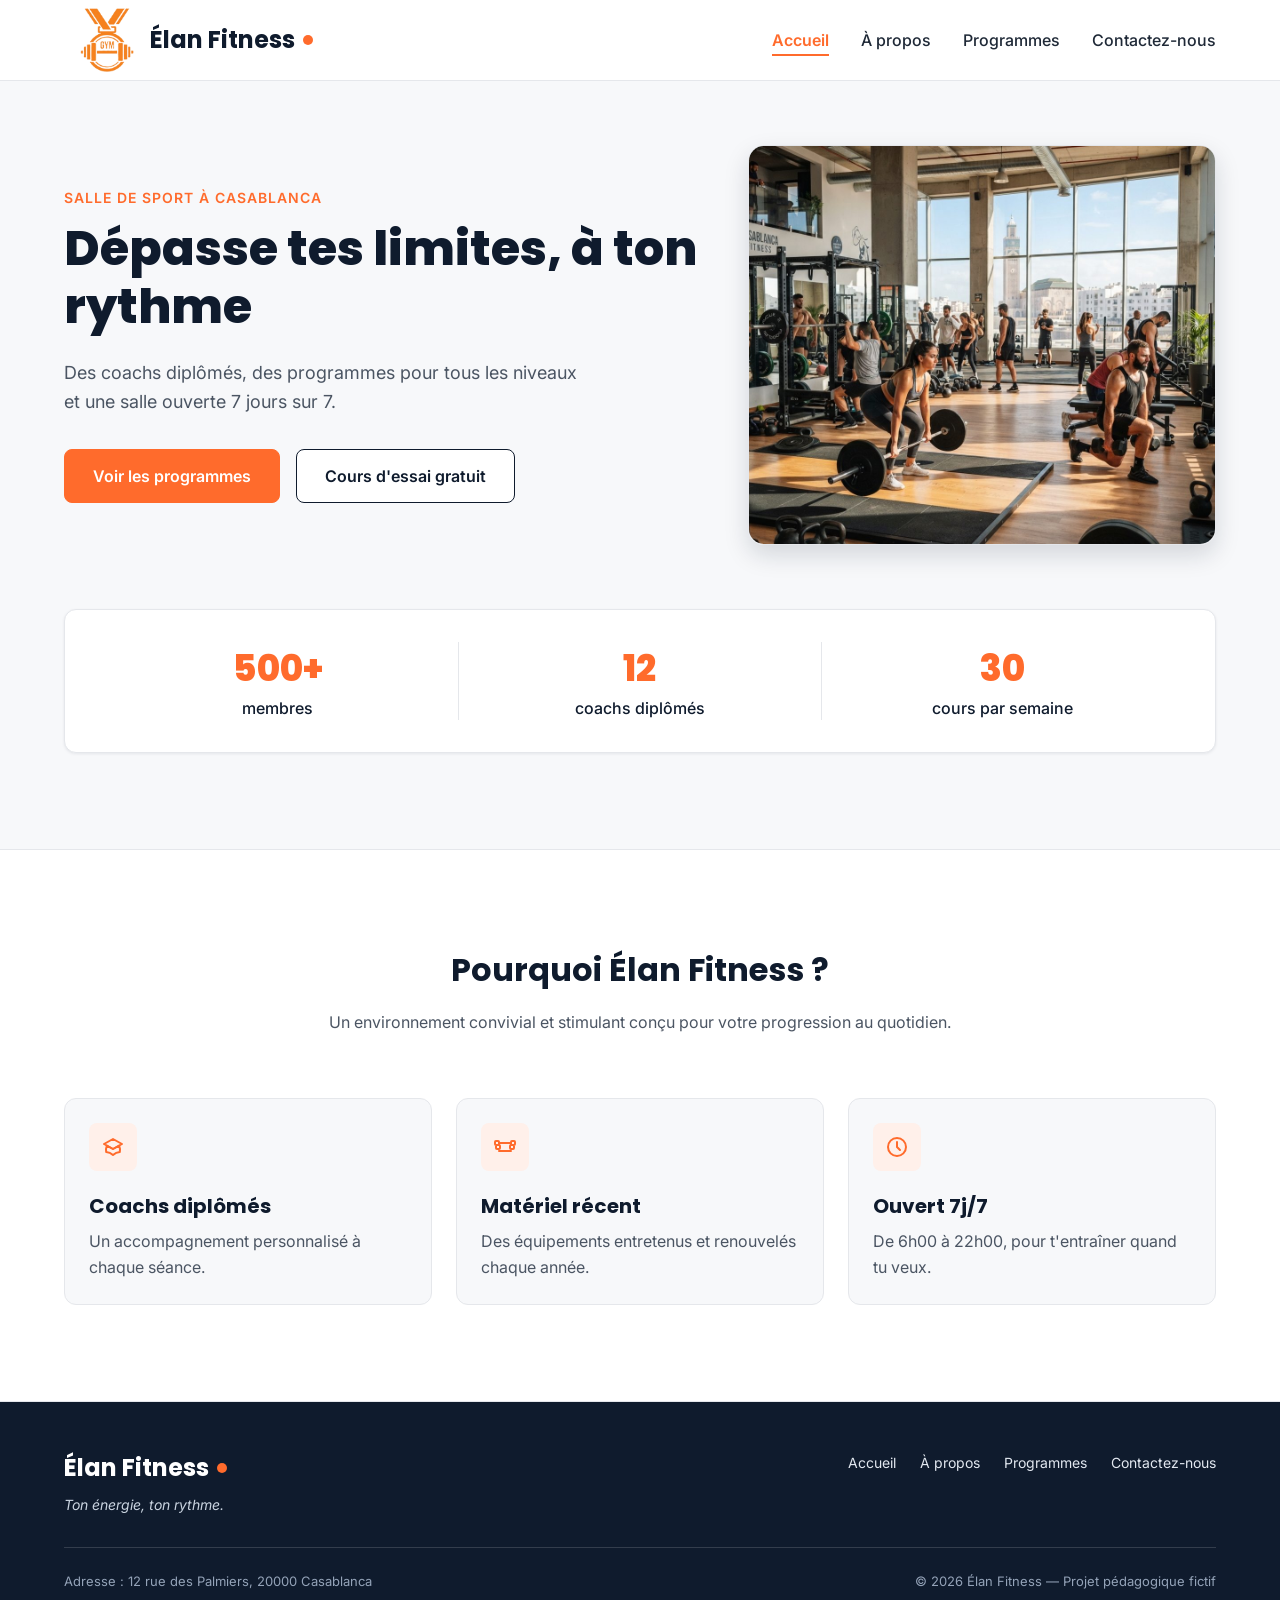
<file: index.html>
<!DOCTYPE html>
<html lang="fr">
<head>
  <meta charset="UTF-8">
  <meta name="viewport" content="width=device-width, initial-scale=1">
  <meta name="description" content="Élan Fitness, salle de sport à Casablanca : musculation, yoga, cardio et boxe fitness avec des coachs diplômés. Réservez votre cours d'essai gratuit.">
  <title>Élan Fitness | Salle de sport à Casablanca</title>

  <link rel="preconnect" href="https://fonts.googleapis.com">
  <link rel="preconnect" href="https://fonts.gstatic.com" crossorigin>
  <link href="https://fonts.googleapis.com/css2?family=Inter:wght@400;500;600&family=Poppins:wght@600;700;800&display=swap" rel="stylesheet">

  <link rel="stylesheet" href="style.css">
</head>

<body>

  <header class="en-tete">
    <div class="conteneur en-tete-contenu">
      <div class="logo-fitness">
        <img src="img/logo.png">
      </div>
      <a href="index.html" class="logoo">Élan Fitness</a>

      <nav aria-label="Navigation principale">
        <ul class="menu">
          <li><a href="index.html" class="lien-actif">Accueil</a></li>
          <li><a href="propos.html"  >À propos</a></li>
          <li><a href="programmes.html"  >Programmes</a></li>
          <li><a href="contact.html" >Contactez-nous</a></li>
        </ul>
      </nav>
    </div>
  </header>

  <main>

    <section id="accueil" class="hero">
      <div class="conteneur">

        <div class="hero-contenu">
          <div class="hero-texte">
            <p class="sur-titre">Salle de sport à Casablanca</p>
            <h1>Dépasse tes limites, à ton rythme</h1>
            <p class="hero-description">
              Des coachs diplômés, des programmes pour tous les niveaux et une salle ouverte 7 jours sur 7.
            </p>
            <div class="boutons">
              <a href="programmes.html" class="bouton bouton-principal">Voir les programmes</a>
              <a href="contact.html" class="bouton bouton-secondaire">Cours d'essai gratuit</a>
            </div>
          </div>

          <img class="hero-image" src="img/hero.jpg" alt="Des personnes s'entraînent dans une salle de sport lumineuse à Casablanca">
        </div>

        <div class="chiffres">
          <div class="chiffre">
            <p class="chiffre-nombre">500+</p>
            <p>membres</p>
          </div>
          <div class="chiffre">
            <p class="chiffre-nombre">12</p>
            <p>coachs diplômés</p>
          </div>
          <div class="chiffre">
            <p class="chiffre-nombre">30</p>
            <p>cours par semaine</p>
          </div>
        </div>

      </div>
    </section>

    <section class="section section-blanche">
      <div class="conteneur">

        <div class="section-titre">
          <h2>Pourquoi Élan Fitness ?</h2>
          <p>Un environnement convivial et stimulant conçu pour votre progression au quotidien.</p>
        </div>

        <div class="cartes">
          <article class="carte carte-avantage">
            <div class="icone"><img src="img/icone-coach.svg" alt=""></div>
            <h3>Coachs diplômés</h3>
            <p>Un accompagnement personnalisé à chaque séance.</p>
          </article>

          <article class="carte carte-avantage">
            <div class="icone"><img src="img/icone-materiel.svg" alt=""></div>
            <h3>Matériel récent</h3>
            <p>Des équipements entretenus et renouvelés chaque année.</p>
          </article>

          <article class="carte carte-avantage">
            <div class="icone"><img src="img/icone-horloge.svg" alt=""></div>
            <h3>Ouvert 7j/7</h3>
            <p>De 6h00 à 22h00, pour t'entraîner quand tu veux.</p>
          </article>
        </div>

      </div>
    </section>

  </main>

  <footer class="pied-de-page">
    <div class="conteneur">

      <div class="pied-haut">
        <div>
          <p class="logo logo-clair">Élan Fitness</p>
          <p class="slogan">Ton énergie, ton rythme.</p>
        </div>

        <nav aria-label="Navigation du pied de page">
          <ul class="menu menu-pied">
            <li><a href="index.html">Accueil</a></li>
            <li><a href="propos.html">À propos</a></li>
            <li><a href="programmes.html">Programmes</a></li>
            <li><a href="contact.html">Contactez-nous</a></li>
          </ul>
        </nav>
      </div>

      <div class="pied-bas">
        <p>Adresse : 12 rue des Palmiers, 20000 Casablanca</p>
        <p>&copy; 2026 Élan Fitness — Projet pédagogique fictif</p>
      </div>

    </div>
  </footer>

</body>
</html>
</file>
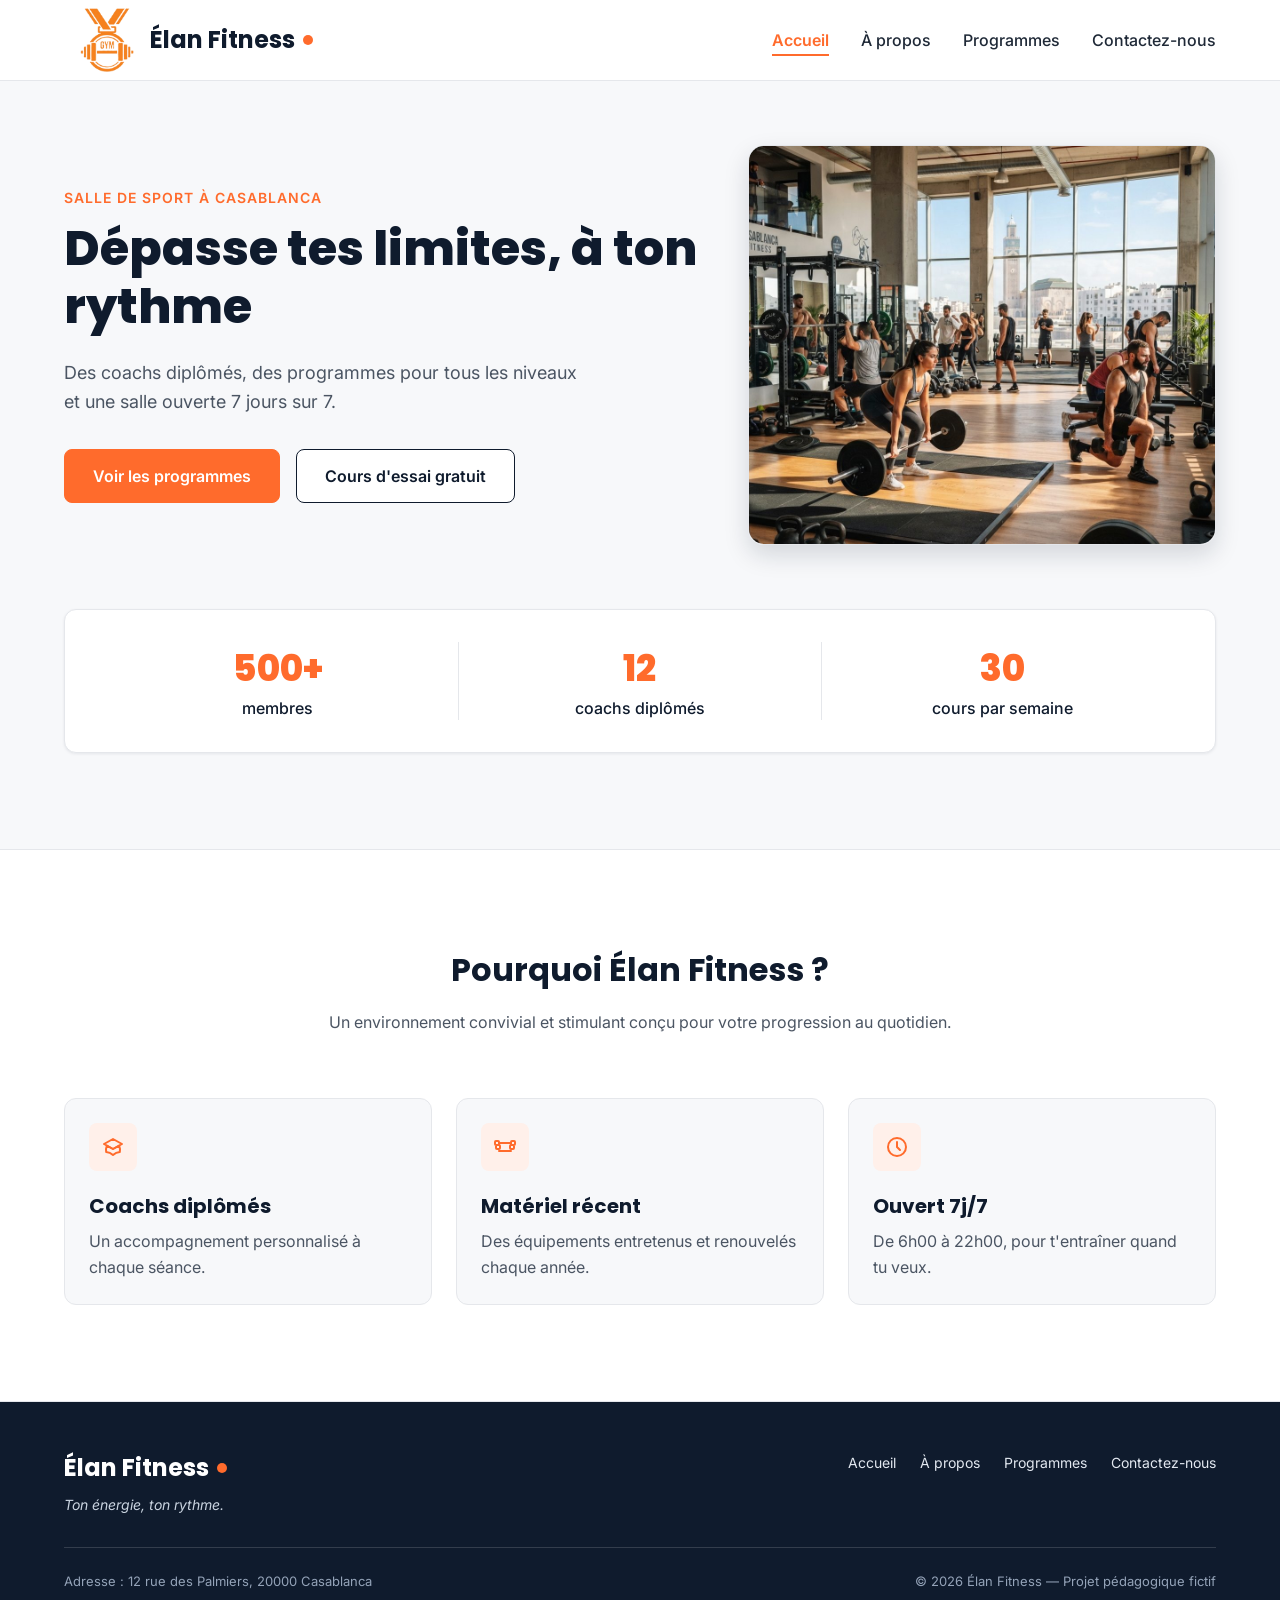
<file: brief-1/index.html>
<!DOCTYPE html>
<html lang="fr">
<head>
  <meta charset="UTF-8">
  <meta name="viewport" content="width=device-width, initial-scale=1">
  <meta name="description" content="Élan Fitness, salle de sport à Casablanca : musculation, yoga, cardio et boxe fitness avec des coachs diplômés. Réservez votre cours d'essai gratuit.">
  <title>Élan Fitness | Salle de sport à Casablanca</title>

  <link rel="preconnect" href="https://fonts.googleapis.com">
  <link rel="preconnect" href="https://fonts.gstatic.com" crossorigin>
  <link href="https://fonts.googleapis.com/css2?family=Inter:wght@400;500;600&family=Poppins:wght@600;700;800&display=swap" rel="stylesheet">

  <link rel="stylesheet" href="style.css">
</head>

<body>

  <header class="en-tete">
    <div class="conteneur en-tete-contenu">
      <div class="logo-fitness">
         <img src="img/logo.png">
      </div>
      <a href="index.html" class="logoo">Élan Fitness</a>

      <nav aria-label="Navigation principale">
        <ul class="menu">
          <li><a href="index.html" class="lien-actif">Accueil</a></li>
          <li><a href="propos.html"  >À propos</a></li>
          <li><a href="programmes.html"  >Programmes</a></li>
          <li><a href="contact.html" >Contactez-nous</a></li>
        </ul>
      </nav>
    </div>
  </header>

  <main>

    <section id="accueil" class="hero">
      <div class="conteneur">

        <div class="hero-contenu">
          <div class="hero-texte">
            <p class="sur-titre">Salle de sport à Casablanca</p>
            <h1>Dépasse tes limites, à ton rythme</h1>
            <p class="hero-description">
              Des coachs diplômés, des programmes pour tous les niveaux et une salle ouverte 7 jours sur 7.
            </p>
            <div class="boutons">
              <a href="programmes.html" class="bouton bouton-principal">Voir les programmes</a>
              <a href="contact.html" class="bouton bouton-secondaire">Cours d'essai gratuit</a>
            </div>
          </div>

          <img class="hero-image" src="img/hero.jpg" alt="Des personnes s'entraînent dans une salle de sport lumineuse à Casablanca">
        </div>

        <div class="chiffres">
          <div class="chiffre">
            <p class="chiffre-nombre">500+</p>
            <p>membres</p>
          </div>
          <div class="chiffre">
            <p class="chiffre-nombre">12</p>
            <p>coachs diplômés</p>
          </div>
          <div class="chiffre">
            <p class="chiffre-nombre">30</p>
            <p>cours par semaine</p>
          </div>
        </div>

      </div>
    </section>

    <section class="section section-blanche">
      <div class="conteneur">

        <div class="section-titre">
          <h2>Pourquoi Élan Fitness ?</h2>
          <p>Un environnement convivial et stimulant conçu pour votre progression au quotidien.</p>
        </div>

        <div class="cartes">
          <article class="carte carte-avantage">
            <div class="icone"><img src="img/icone-coach.svg" alt=""></div>
            <h3>Coachs diplômés</h3>
            <p>Un accompagnement personnalisé à chaque séance.</p>
          </article>

          <article class="carte carte-avantage">
            <div class="icone"><img src="img/icone-materiel.svg" alt=""></div>
            <h3>Matériel récent</h3>
            <p>Des équipements entretenus et renouvelés chaque année.</p>
          </article>

          <article class="carte carte-avantage">
            <div class="icone"><img src="img/icone-horloge.svg" alt=""></div>
            <h3>Ouvert 7j/7</h3>
            <p>De 6h00 à 22h00, pour t'entraîner quand tu veux.</p>
          </article>
        </div>

      </div>
    </section>

  </main>

  <footer class="pied-de-page">
    <div class="conteneur">

      <div class="pied-haut">
        <div>
          <p class="logo logo-clair">Élan Fitness</p>
          <p class="slogan">Ton énergie, ton rythme.</p>
        </div>

        <nav aria-label="Navigation du pied de page">
          <ul class="menu menu-pied">
            <li><a href="index.html">Accueil</a></li>
            <li><a href="propos.html">À propos</a></li>
            <li><a href="programmes.html">Programmes</a></li>
            <li><a href="contact.html">Contactez-nous</a></li>
          </ul>
        </nav>
      </div>

      <div class="pied-bas">
        <p>Adresse : 12 rue des Palmiers, 20000 Casablanca</p>
        <p>&copy; 2026 Élan Fitness — Projet pédagogique fictif</p>
      </div>

    </div>
  </footer>

</body>
</html>
</file>
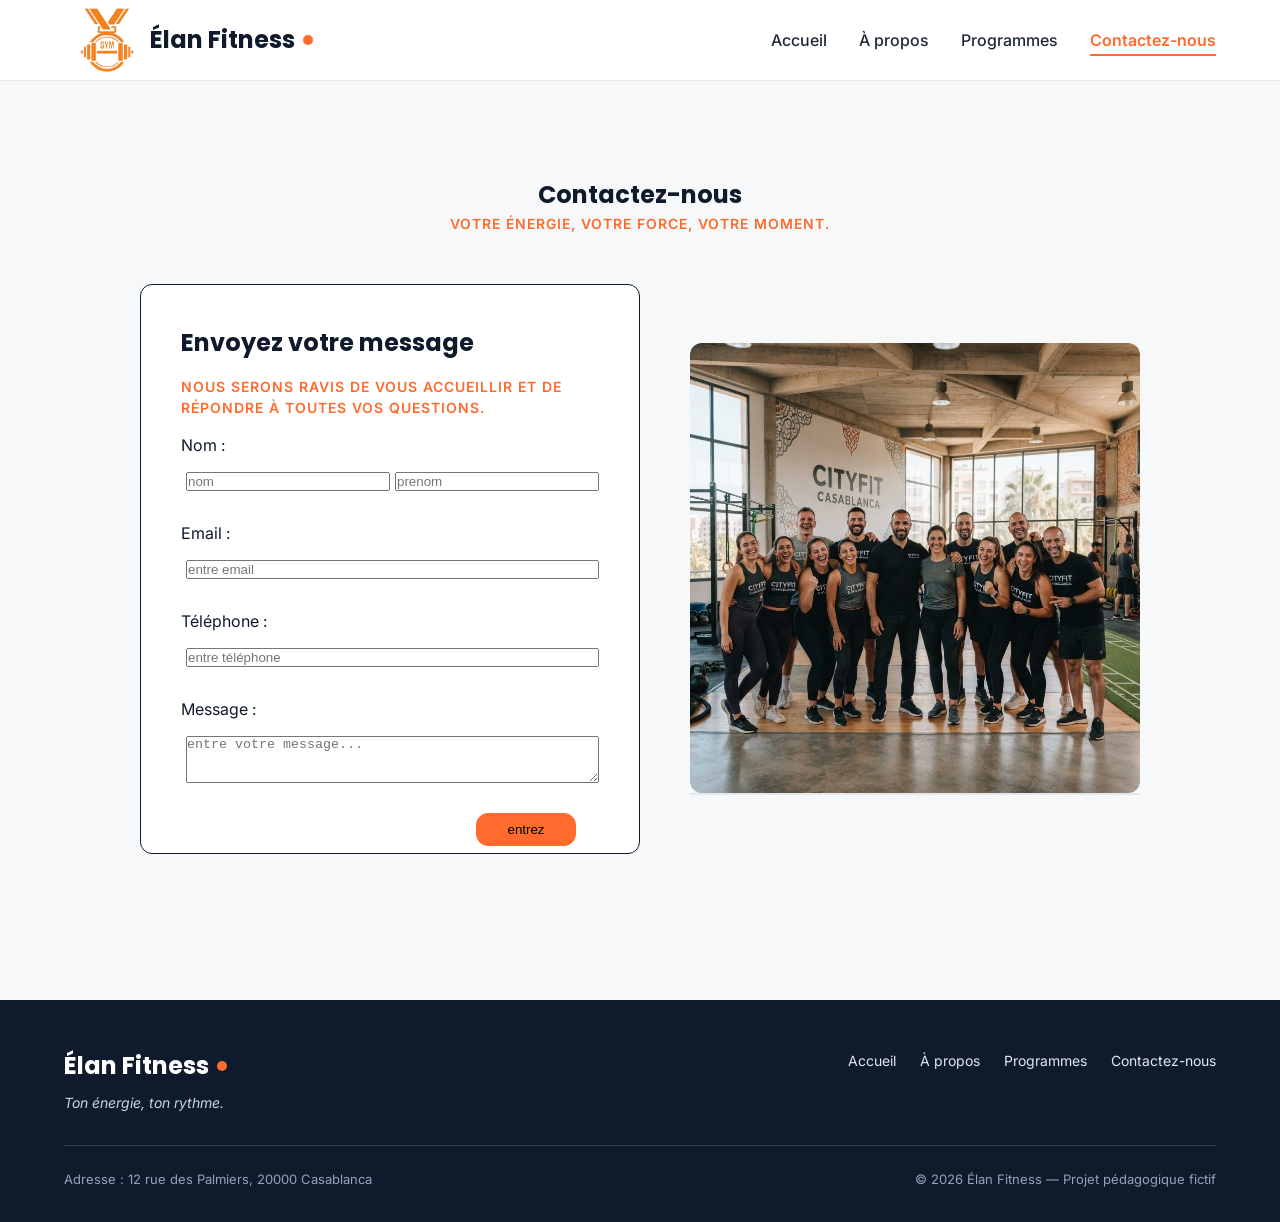
<file: contact.html>
<!DOCTYPE html>
<html lang="fr">
<head>
  <meta charset="UTF-8">
  <meta name="viewport" content="width=device-width, initial-scale=1">
  <meta name="description" content="Élan Fitness, salle de sport à Casablanca : musculation, yoga, cardio et boxe fitness avec des coachs diplômés. Réservez votre cours d'essai gratuit.">
  <title>Élan Fitness | Salle de sport à Casablanca</title>

  <link rel="preconnect" href="https://fonts.googleapis.com">
  <link rel="preconnect" href="https://fonts.gstatic.com" crossorigin>
  <link href="https://fonts.googleapis.com/css2?family=Inter:wght@400;500;600&family=Poppins:wght@600;700;800&display=swap" rel="stylesheet">

  <link rel="stylesheet" href="style.css">
</head>

<body>

    <header class="en-tete">
    <div class="conteneur en-tete-contenu">
      <div class="logo-fitness">
         <img src="img/logo.png">
      </div>
      <a href="index.html" class="logoo">Élan Fitness</a>

      <nav aria-label="Navigation principale">
        <ul class="menu">
          <li><a href="index.html" >Accueil</a></li>
          <li><a href="propos.html"  >À propos</a></li>
          <li><a href="programmes.html"  >Programmes</a></li>
          <li><a href="contact.html" class="lien-actif" >Contactez-nous</a></li>
        </ul>
      </nav>
    </div>
    </header>

    <section id="contact" class="section">
      <div class="centre">
          <h1>Contactez-nous</h1>
          <p class="sur-titre">Votre énergie, votre force, votre moment.</p>
      </div>
      <div class="contact-container">
      <div class="contact-box">
        <form >
          <h2>Envoyez votre message</h2>
          <p class="sur-titre">Nous serons ravis de vous accueillir et de répondre à toutes vos questions.</p>    
          <p>
            <label for="nom">Nom : </label>
            <p>
            <input type="text" placeholder="nom">
            <input type="text" placeholder="prenom">
            </p>
          </p>
          <p>
            <label fpr="email">Email : </label>
            <p>
            <input type="email" placeholder="entre email">
            </p>
          </p>
          <p>
            <labem for="tel">Téléphone : </labem>
            <p>
            <input type="tel" pattern="0[5-7][0-9]{8}" placeholder="entre téléphone">
            </p>
          </p>
          <P>
            <label for="message">Message : </label>
            <p>
            <textarea rows="3" cols="32" placeholder="entre votre message..."></textarea>
            </p>
          </P>
          <button type="submit" class="contact-button">entrez</button>
        </form>
      </div>
      <div class="contact-image">
         <img src="img/equipe.jpg" class="photo" >
      <p class="section-blanche"></p>
      </div>
      
      </div>
    </section>

    <footer class="pied-de-page">
    <div class="conteneur">

      <div class="pied-haut">
        <div>
          <p class="logo logo-clair">Élan Fitness</p>
          <p class="slogan">Ton énergie, ton rythme.</p>
        </div>

        <nav aria-label="Navigation du pied de page">
          <ul class="menu menu-pied">
            <li><a href="index.html">Accueil</a></li>
            <li><a href="propos.html">À propos</a></li>
            <li><a href="programmes.html">Programmes</a></li>
            <li><a href="contact.html">Contactez-nous</a></li>
          </ul>
        </nav>
      </div>

      <div class="pied-bas">
        <p>Adresse : 12 rue des Palmiers, 20000 Casablanca</p>
        <p>&copy; 2026 Élan Fitness — Projet pédagogique fictif</p>
      </div>

    </div>
  </footer>

</body>
</html>
</file>
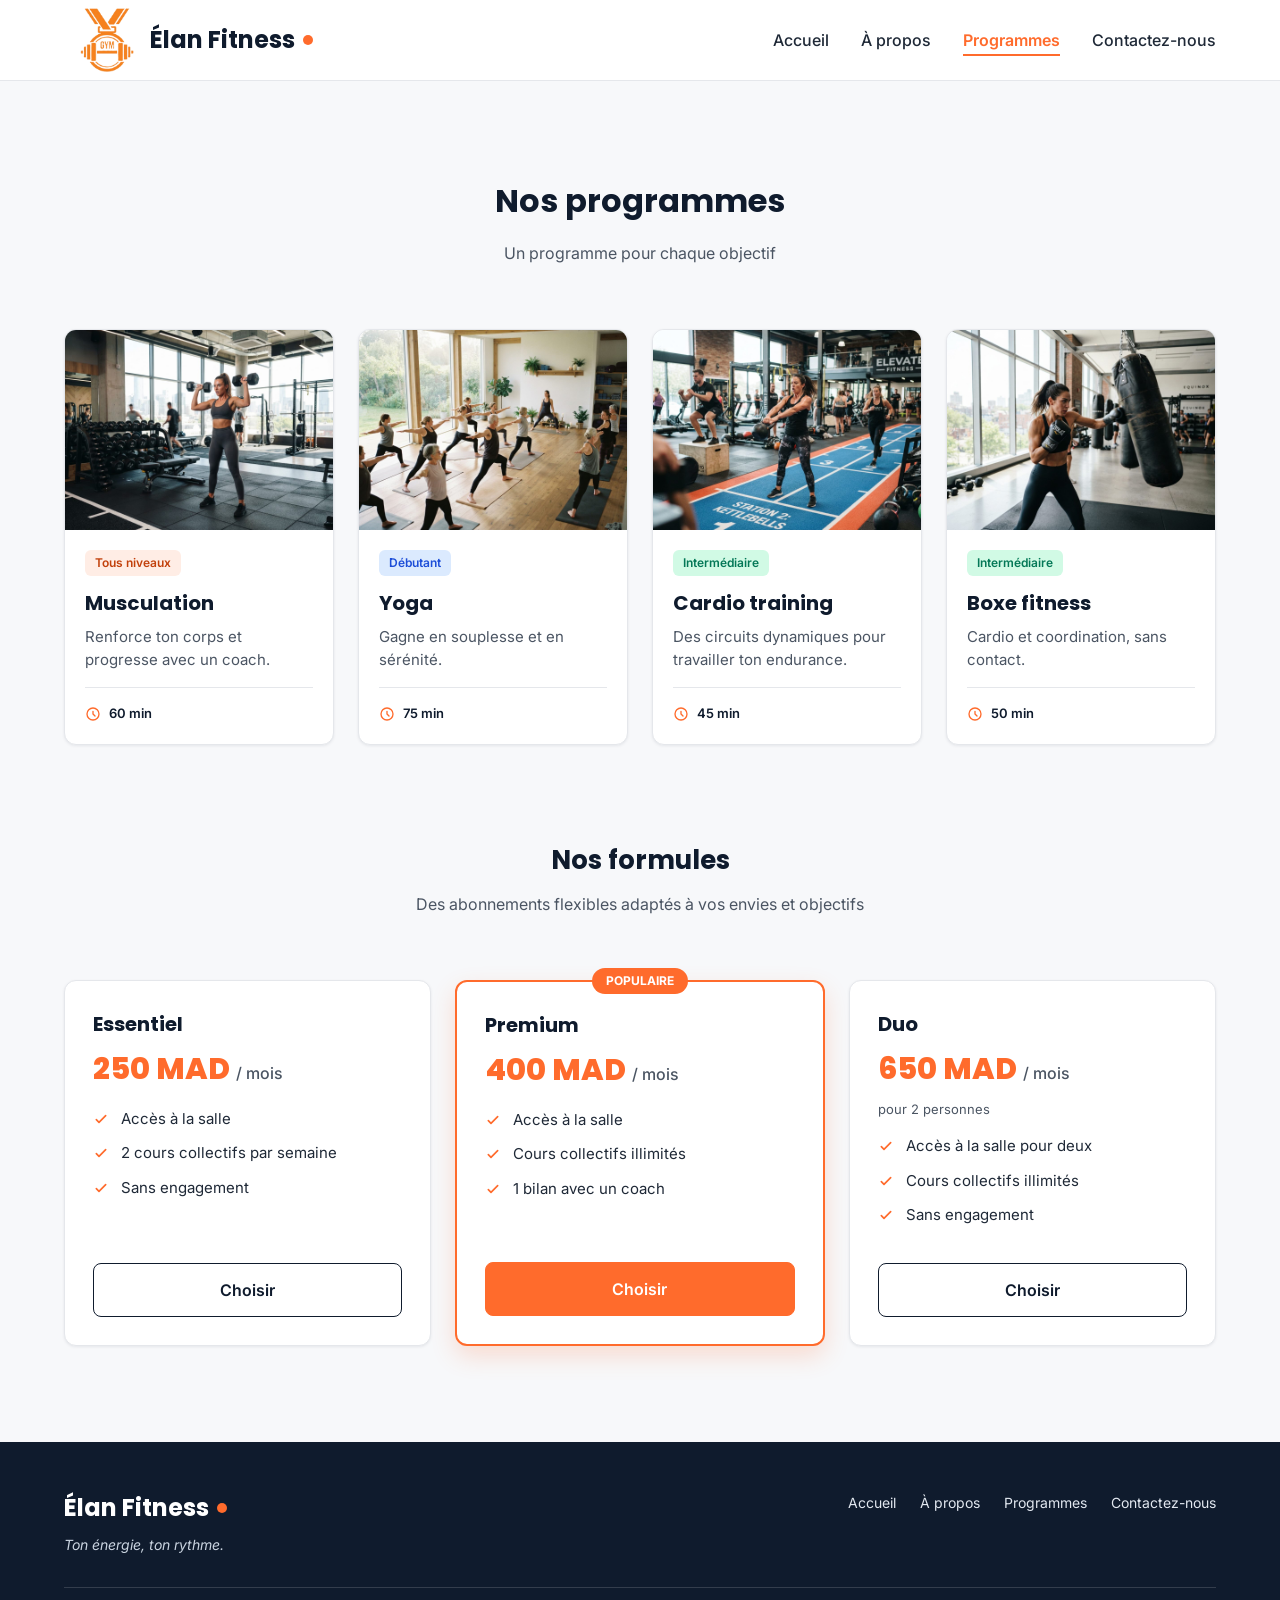
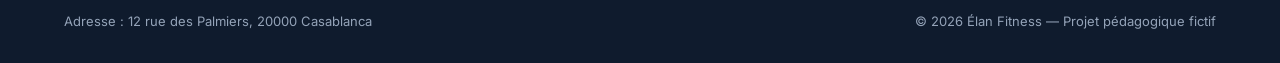
<file: programmes.html>
<!DOCTYPE html>
<html lang="fr">
<head>
  <meta charset="UTF-8">
  <meta name="viewport" content="width=device-width, initial-scale=1">
  <meta name="description" content="Élan Fitness, salle de sport à Casablanca : musculation, yoga, cardio et boxe fitness avec des coachs diplômés. Réservez votre cours d'essai gratuit.">
  <title>Élan Fitness | Salle de sport à Casablanca</title>

  <link rel="preconnect" href="https://fonts.googleapis.com">
  <link rel="preconnect" href="https://fonts.gstatic.com" crossorigin>
  <link href="https://fonts.googleapis.com/css2?family=Inter:wght@400;500;600&family=Poppins:wght@600;700;800&display=swap" rel="stylesheet">

  <link rel="stylesheet" href="style.css">
</head>

<body>

 <header class="en-tete">
    <div class="conteneur en-tete-contenu">
      <div class="logo-fitness">
         <img src="img/logo.png">
      </div>
      <a href="index.html" class="logoo">Élan Fitness</a>

      <nav aria-label="Navigation principale">
        <ul class="menu">
          <li><a href="index.html" >Accueil</a></li>
          <li><a href="propos.html" >À propos</a></li>
          <li><a href="programmes.html" class="lien-actif" >Programmes</a></li>
          <li><a href="contact.html">Contactez-nous</a></li>
        </ul>
      </nav>
    </div>
  </header>

  <section id="programmes" class="section">
      <div class="conteneur">

        <div class="section-titre">
          <h2>Nos programmes</h2>
          <p>Un programme pour chaque objectif</p>
        </div>

        <div class="cartes">

          <article class="carte carte-programme">
            <img src="img/musculation.jpg" alt="Une sportive soulève des haltères dans l'espace musculation">
            <div class="programme-corps">
              <span class="etiquette etiquette-orange">Tous niveaux</span>
              <h3>Musculation</h3>
              <p>Renforce ton corps et progresse avec un coach.</p>
              <p class="duree"><img src="img/icone-duree.svg" alt="">60 min</p>
            </div>
          </article>

          <article class="carte carte-programme">
            <img src="img/yoga.jpg" alt="Un groupe pratique le yoga sur des tapis dans une salle lumineuse">
            <div class="programme-corps">
              <span class="etiquette etiquette-bleue">Débutant</span>
              <h3>Yoga</h3>
              <p>Gagne en souplesse et en sérénité.</p>
              <p class="duree"><img src="img/icone-duree.svg" alt="">75 min</p>
            </div>
          </article>

          <article class="carte carte-programme">
            <img src="img/cardio.jpg" alt="Des sportifs suivent un circuit de cardio training avec des kettlebells">
            <div class="programme-corps">
              <span class="etiquette etiquette-verte">Intermédiaire</span>
              <h3>Cardio training</h3>
              <p>Des circuits dynamiques pour travailler ton endurance.</p>
              <p class="duree"><img src="img/icone-duree.svg" alt="">45 min</p>
            </div>
          </article>

          <article class="carte carte-programme">
            <img src="img/boxe.jpg" alt="Une sportive frappe un sac de frappe pendant un cours de boxe fitness">
            <div class="programme-corps">
              <span class="etiquette etiquette-verte">Intermédiaire</span>
              <h3>Boxe fitness</h3>
              <p>Cardio et coordination, sans contact.</p>
              <p class="duree"><img src="img/icone-duree.svg" alt="">50 min</p>
            </div>
          </article>

        </div>

        <div class="formules">

          <div class="section-titre">
            <h3>Nos formules</h3>
            <p>Des abonnements flexibles adaptés à vos envies et objectifs</p>
          </div>

          <div class="cartes">

            <article class="carte formule">
              <h4>Essentiel</h4>
              <p class="prix">250 MAD <span>/ mois</span></p>
              <ul class="formule-liste">
                <li>Accès à la salle</li>
                <li>2 cours collectifs par semaine</li>
                <li>Sans engagement</li>
              </ul>
              <a href="contact.html" class="bouton bouton-secondaire">Choisir</a>
            </article>

            <article class="carte formule formule-populaire">
              <p class="badge-populaire">Populaire</p>
              <h4>Premium</h4>
              <p class="prix">400 MAD <span>/ mois</span></p>
              <ul class="formule-liste">
                <li>Accès à la salle</li>
                <li>Cours collectifs illimités</li>
                <li>1 bilan avec un coach</li>
              </ul>
              <a href="contact.html" class="bouton bouton-principal">Choisir</a>
            </article>

            <article class="carte formule">
              <h4>Duo</h4>
              <p class="prix">650 MAD <span>/ mois</span></p>
              <p class="prix-note">pour 2 personnes</p>
              <ul class="formule-liste">
                <li>Accès à la salle pour deux</li>
                <li>Cours collectifs illimités</li>
                <li>Sans engagement</li>
              </ul>
              <a href="contact.html" class="bouton bouton-secondaire">Choisir</a>
            </article>

          </div>
        </div>

      </div>
    </section>

  <footer class="pied-de-page">
    <div class="conteneur">

      <div class="pied-haut">
        <div>
          <p class="logo logo-clair">Élan Fitness</p>
          <p class="slogan">Ton énergie, ton rythme.</p>
        </div>

        <nav aria-label="Navigation du pied de page">
          <ul class="menu menu-pied">
            <li><a href="index.html">Accueil</a></li>
            <li><a href="propos.html">À propos</a></li>
            <li><a href="programmes.html" >Programmes</a></li>
            <li><a href="contact.html">Contactez-nous</a></li>
          </ul>
        </nav>
      </div>

      <div class="pied-bas">
        <p>Adresse : 12 rue des Palmiers, 20000 Casablanca</p>
        <p>&copy; 2026 Élan Fitness — Projet pédagogique fictif</p>
      </div>

    </div>
  </footer>

</body>
</html>
</file>
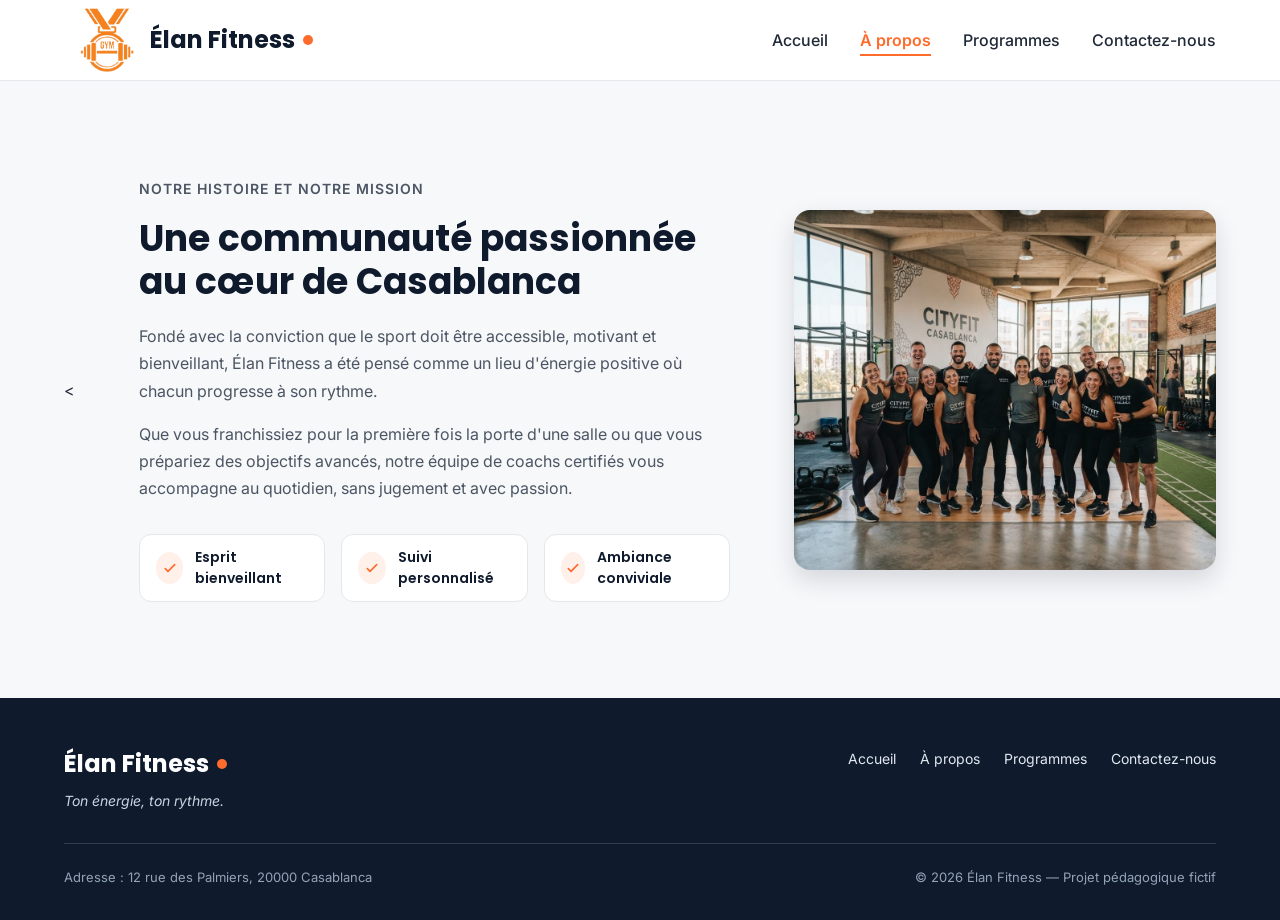
<file: propos.html>
<!DOCTYPE html>
<html lang="fr">
<head>
  <meta charset="UTF-8">
  <meta name="viewport" content="width=device-width, initial-scale=1">
  <meta name="description" content="Élan Fitness, salle de sport à Casablanca : musculation, yoga, cardio et boxe fitness avec des coachs diplômés. Réservez votre cours d'essai gratuit.">
  <title>Élan Fitness | Salle de sport à Casablanca</title>

  <link rel="preconnect" href="https://fonts.googleapis.com">
  <link rel="preconnect" href="https://fonts.gstatic.com" crossorigin>
  <link href="https://fonts.googleapis.com/css2?family=Inter:wght@400;500;600&family=Poppins:wght@600;700;800&display=swap" rel="stylesheet">

  <link rel="stylesheet" href="style.css">
</head>

<body>

   <header class="en-tete">
    <div class="conteneur en-tete-contenu">
      <div class="logo-fitness">
         <img src="img/logo.png">
      </div>
      <a href="index.html" class="logoo">Élan Fitness</a>

      <nav aria-label="Navigation principale">
        <ul class="menu">
          <li><a href="index.html" >Accueil</a></li>
          <li><a href="propos.html" class="lien-actif">À propos</a></li>
          <li><a href="programmes.html">Programmes</a></li>
          <li><a href="contact.html">Contactez-nous</a></li>
        </ul>
      </nav>
    </div>
  </header>

  <section id="a-propos" class="section">
      <div class="conteneur apropos-contenu">
<
        <div class="apropos-texte">
          <p class="sur-titre">Notre histoire et notre mission</p>
          <h2>Une communauté passionnée au cœur de Casablanca</h2>
          <p>
            Fondé avec la conviction que le sport doit être accessible, motivant et bienveillant,
            Élan Fitness a été pensé comme un lieu d'énergie positive où chacun progresse à son rythme.
          </p>
          <p>
            Que vous franchissiez pour la première fois la porte d'une salle ou que vous prépariez des
            objectifs avancés, notre équipe de coachs certifiés vous accompagne au quotidien, sans
            jugement et avec passion.
          </p>

          <ul class="valeurs">
            <li class="valeur">
              <div class="icone icone-petite"><img src="img/icone-check.svg" alt=""></div>
              <span>Esprit bienveillant</span>
            </li>
            <li class="valeur">
              <div class="icone icone-petite"><img src="img/icone-check.svg" alt=""></div>
              <span>Suivi personnalisé</span>
            </li>
            <li class="valeur">
              <div class="icone icone-petite"><img src="img/icone-check.svg" alt=""></div>
              <span>Ambiance conviviale</span>
            </li>
          </ul>
        </div>

        <img class="apropos-image" src="img/equipe.jpg" alt="L'équipe de coachs d'Élan Fitness réunie dans la salle">

      </div>
    </section>
 
  <footer class="pied-de-page">
    <div class="conteneur">

      <div class="pied-haut">
        <div>
          <p class="logo logo-clair">Élan Fitness</p>
          <p class="slogan">Ton énergie, ton rythme.</p>
        </div>

        <nav aria-label="Navigation du pied de page">
          <ul class="menu menu-pied">
            <li><a href="index.html">Accueil</a></li>
            <li><a href="propos.html">À propos</a></li>
            <li><a href="programmes.html">Programmes</a></li>
            <li><a href="contact.html">Contactez-nous</a></li>
          </ul>
        </nav>
      </div>

      <div class="pied-bas">
        <p>Adresse : 12 rue des Palmiers, 20000 Casablanca</p>
        <p>&copy; 2026 Élan Fitness — Projet pédagogique fictif</p>
      </div>

    </div>
  </footer>

</body>
</html>
</file>
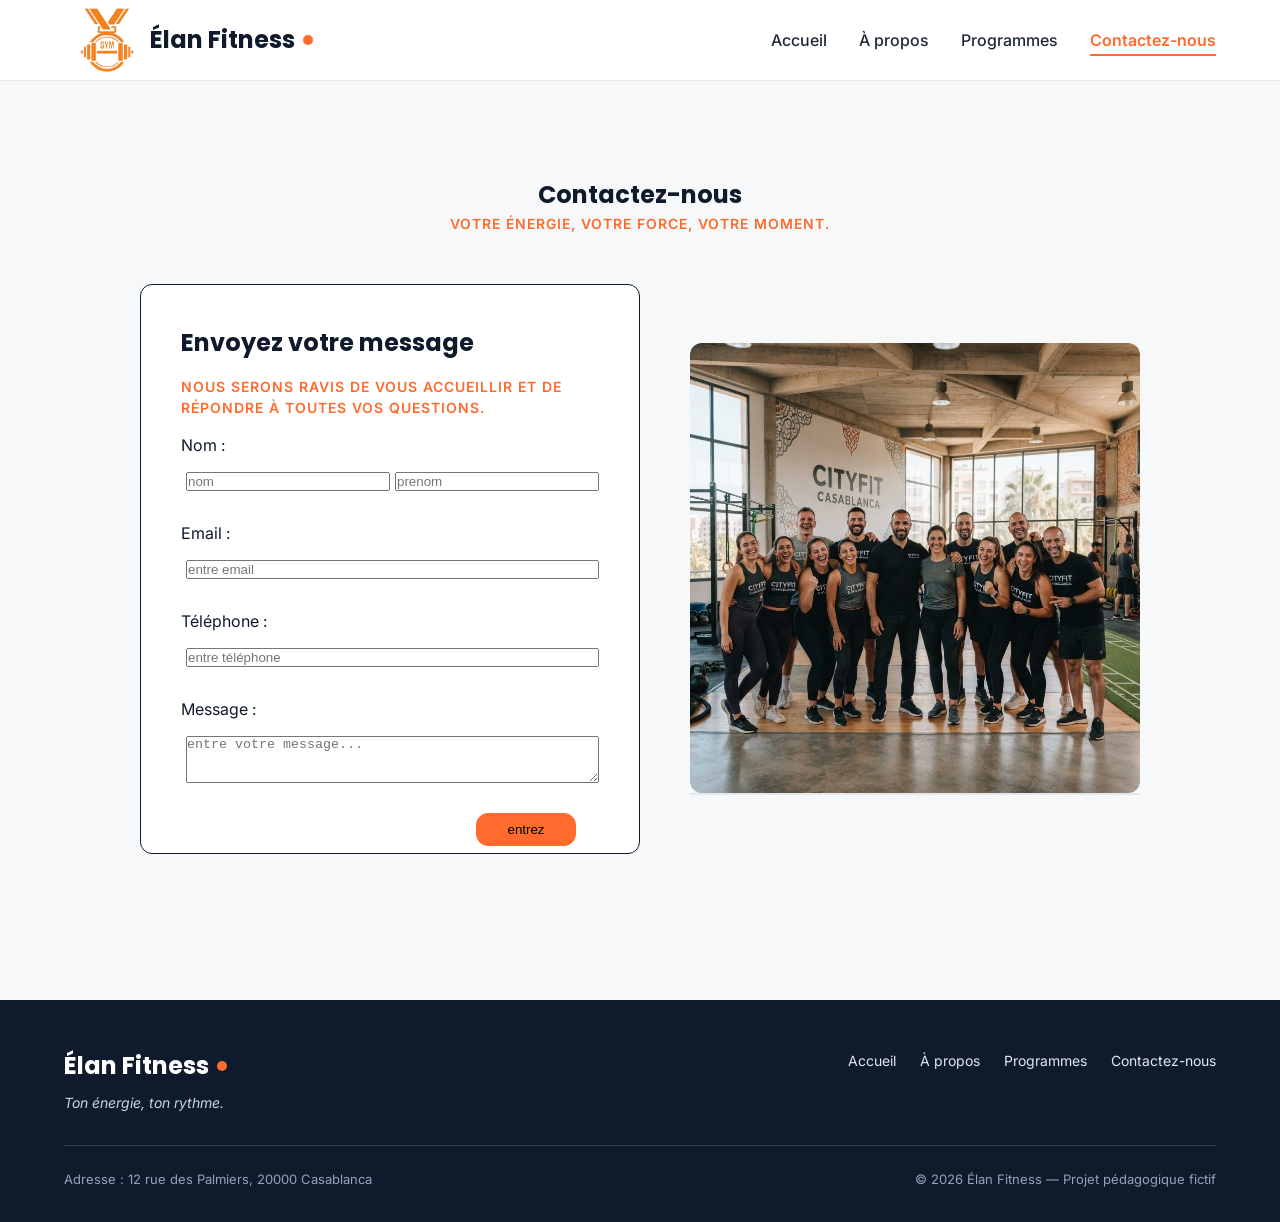
<file: brief-1/contact.html>
<!DOCTYPE html>
<html lang="fr">
<head>
  <meta charset="UTF-8">
  <meta name="viewport" content="width=device-width, initial-scale=1">
  <meta name="description" content="Élan Fitness, salle de sport à Casablanca : musculation, yoga, cardio et boxe fitness avec des coachs diplômés. Réservez votre cours d'essai gratuit.">
  <title>Élan Fitness | Salle de sport à Casablanca</title>

  <link rel="preconnect" href="https://fonts.googleapis.com">
  <link rel="preconnect" href="https://fonts.gstatic.com" crossorigin>
  <link href="https://fonts.googleapis.com/css2?family=Inter:wght@400;500;600&family=Poppins:wght@600;700;800&display=swap" rel="stylesheet">

  <link rel="stylesheet" href="style.css">
</head>

<body>

    <header class="en-tete">
    <div class="conteneur en-tete-contenu">
      <div class="logo-fitness">
         <img src="img/logo.png">
      </div>
      <a href="index.html" class="logoo">Élan Fitness</a>

      <nav aria-label="Navigation principale">
        <ul class="menu">
          <li><a href="index.html" >Accueil</a></li>
          <li><a href="propos.html"  >À propos</a></li>
          <li><a href="programmes.html"  >Programmes</a></li>
          <li><a href="contact.html" class="lien-actif" >Contactez-nous</a></li>
        </ul>
      </nav>
    </div>
    </header>

    <section id="contact" class="section">
      <div class="centre">
          <h1>Contactez-nous</h1>
          <p class="sur-titre">Votre énergie, votre force, votre moment.</p>
      </div>
      <div class="contact-container">
      <div class="contact-box">
        <form >
          <h2>Envoyez votre message</h2> 
          <p class="sur-titre">Nous serons ravis de vous accueillir et de répondre à toutes vos questions.</p>    
          <p>
            <label for="nom">Nom : </label>
            <p>
            <input type="text" placeholder="nom">
            <input type="text" placeholder="prenom">
            </p>
          </p>
          <p>
            <label fpr="email">Email : </label>
            <p>
            <input type="email" placeholder="entre email">
            </p>
          </p>
          <p>
            <labem for="tel">Téléphone : </labem>
            <p>
            <input type="tel" pattern="0[5-7][0-9]{8}" placeholder="entre téléphone">
            </p>
          </p>
          <P>
            <label for="message">Message : </label>
            <p>
            <textarea rows="3" cols="32" placeholder="entre votre message..."></textarea>
            </p>
          </P>
          <button type="submit" class="contact-button">entrez</button>
        </form>
      </div>
      <div class="contact-image">
         <img src="img/equipe.jpg" class="photo" >
      <p class="section-blanche"></p>
      </div>
      
      </div>
    </section>

    <footer class="pied-de-page">
    <div class="conteneur">

      <div class="pied-haut">
        <div>
          <p class="logo logo-clair">Élan Fitness</p>
          <p class="slogan">Ton énergie, ton rythme.</p>
        </div>

        <nav aria-label="Navigation du pied de page">
          <ul class="menu menu-pied">
            <li><a href="index.html">Accueil</a></li>
            <li><a href="propos.html">À propos</a></li>
            <li><a href="programmes.html">Programmes</a></li>
            <li><a href="contact.html">Contactez-nous</a></li>
          </ul>
        </nav>
      </div>

      <div class="pied-bas">
        <p>Adresse : 12 rue des Palmiers, 20000 Casablanca</p>
        <p>&copy; 2026 Élan Fitness — Projet pédagogique fictif</p>
      </div>

    </div>
  </footer>

</body>
</html>
</file>
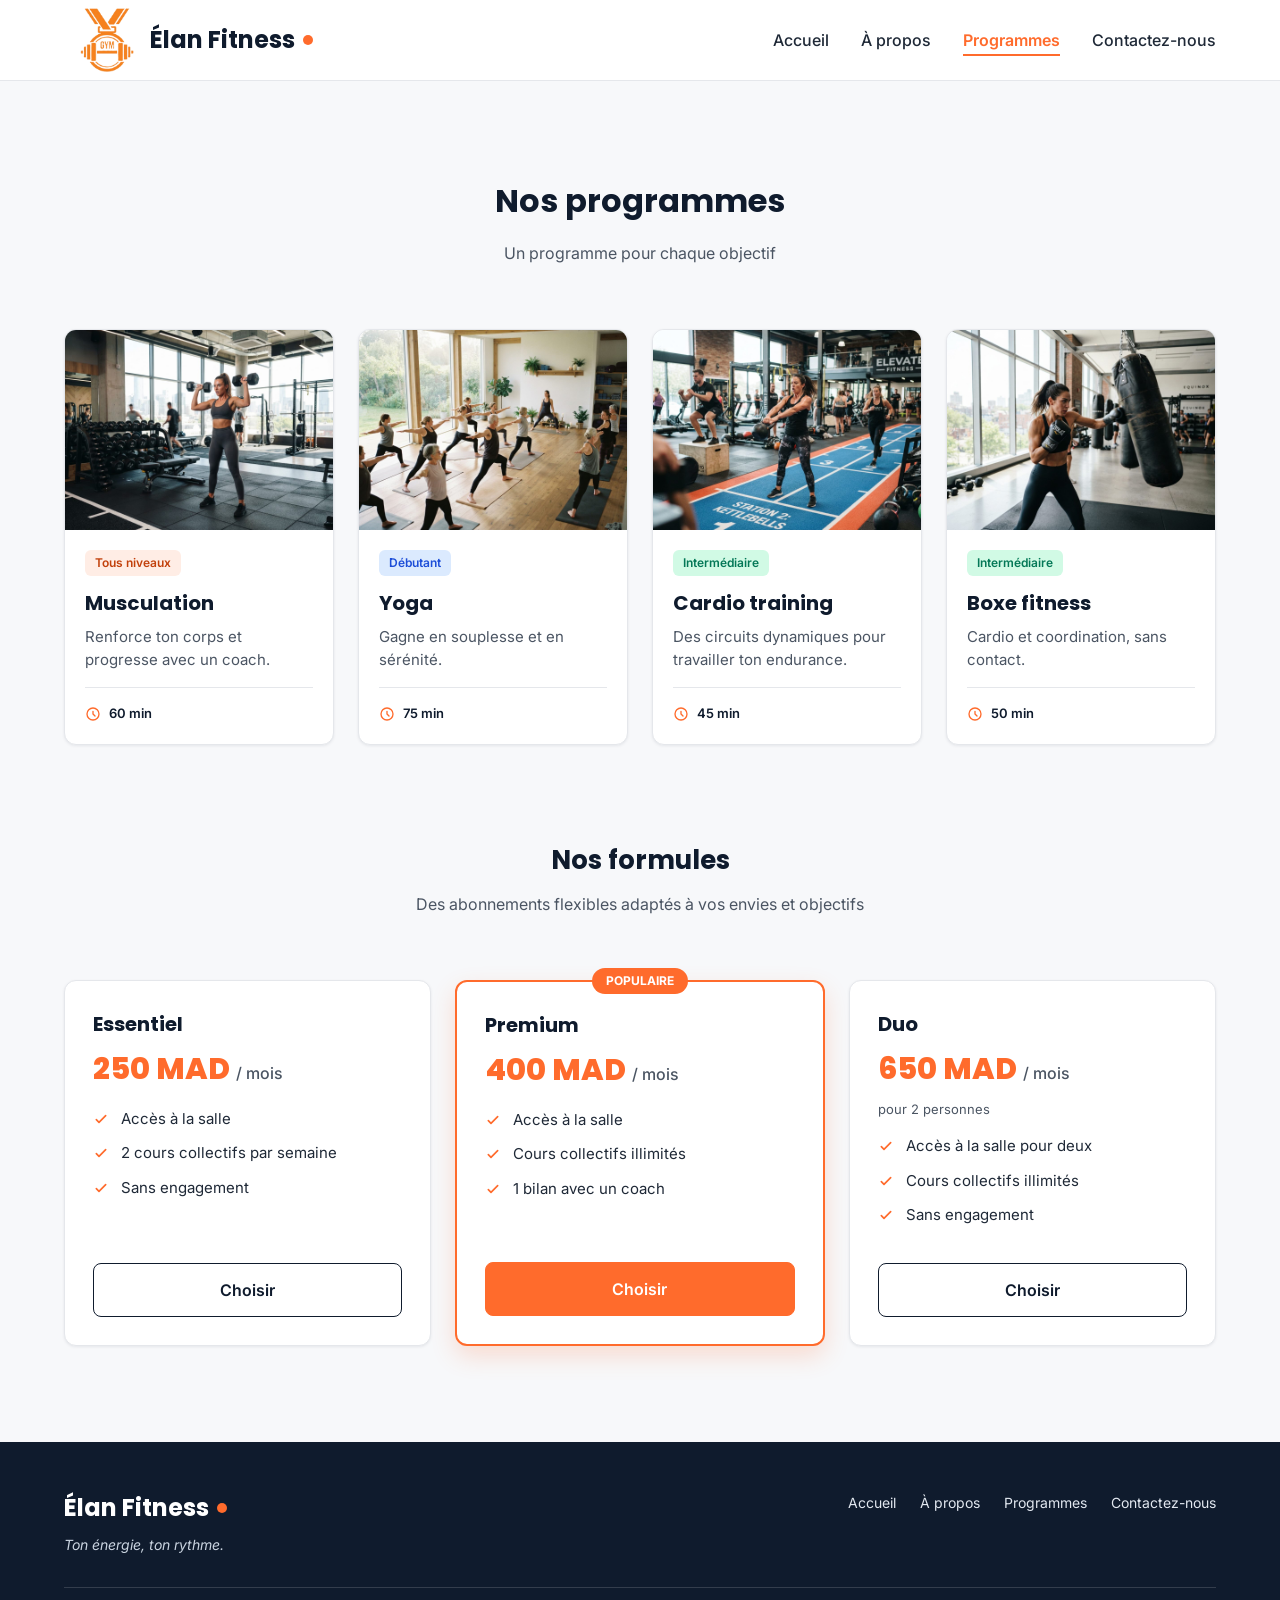
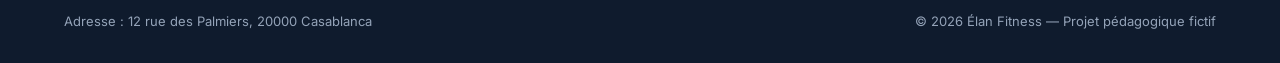
<file: brief-1/programmes.html>
<!DOCTYPE html>
<html lang="fr">
<head>
  <meta charset="UTF-8">
  <meta name="viewport" content="width=device-width, initial-scale=1">
  <meta name="description" content="Élan Fitness, salle de sport à Casablanca : musculation, yoga, cardio et boxe fitness avec des coachs diplômés. Réservez votre cours d'essai gratuit.">
  <title>Élan Fitness | Salle de sport à Casablanca</title>

  <link rel="preconnect" href="https://fonts.googleapis.com">
  <link rel="preconnect" href="https://fonts.gstatic.com" crossorigin>
  <link href="https://fonts.googleapis.com/css2?family=Inter:wght@400;500;600&family=Poppins:wght@600;700;800&display=swap" rel="stylesheet">

  <link rel="stylesheet" href="style.css">
</head>

<body>

 <header class="en-tete">
    <div class="conteneur en-tete-contenu">
      <div class="logo-fitness">
         <img src="img/logo.png">
      </div>
      <a href="index.html" class="logoo">Élan Fitness</a>

      <nav aria-label="Navigation principale">
        <ul class="menu">
          <li><a href="index.html" >Accueil</a></li>
          <li><a href="propos.html" >À propos</a></li>
          <li><a href="programmes.html" class="lien-actif" >Programmes</a></li>
          <li><a href="contact.html">Contactez-nous</a></li>
        </ul>
      </nav>
    </div>
  </header>

  <section id="programmes" class="section">
      <div class="conteneur">

        <div class="section-titre">
          <h2>Nos programmes</h2>
          <p>Un programme pour chaque objectif</p>
        </div>

        <div class="cartes">

          <article class="carte carte-programme">
            <img src="img/musculation.jpg" alt="Une sportive soulève des haltères dans l'espace musculation">
            <div class="programme-corps">
              <span class="etiquette etiquette-orange">Tous niveaux</span>
              <h3>Musculation</h3>
              <p>Renforce ton corps et progresse avec un coach.</p>
              <p class="duree"><img src="img/icone-duree.svg" alt="">60 min</p>
            </div>
          </article>

          <article class="carte carte-programme">
            <img src="img/yoga.jpg" alt="Un groupe pratique le yoga sur des tapis dans une salle lumineuse">
            <div class="programme-corps">
              <span class="etiquette etiquette-bleue">Débutant</span>
              <h3>Yoga</h3>
              <p>Gagne en souplesse et en sérénité.</p>
              <p class="duree"><img src="img/icone-duree.svg" alt="">75 min</p>
            </div>
          </article>

          <article class="carte carte-programme">
            <img src="img/cardio.jpg" alt="Des sportifs suivent un circuit de cardio training avec des kettlebells">
            <div class="programme-corps">
              <span class="etiquette etiquette-verte">Intermédiaire</span>
              <h3>Cardio training</h3>
              <p>Des circuits dynamiques pour travailler ton endurance.</p>
              <p class="duree"><img src="img/icone-duree.svg" alt="">45 min</p>
            </div>
          </article>

          <article class="carte carte-programme">
            <img src="img/boxe.jpg" alt="Une sportive frappe un sac de frappe pendant un cours de boxe fitness">
            <div class="programme-corps">
              <span class="etiquette etiquette-verte">Intermédiaire</span>
              <h3>Boxe fitness</h3>
              <p>Cardio et coordination, sans contact.</p>
              <p class="duree"><img src="img/icone-duree.svg" alt="">50 min</p>
            </div>
          </article>

        </div>

        <div class="formules">

          <div class="section-titre">
            <h3>Nos formules</h3>
            <p>Des abonnements flexibles adaptés à vos envies et objectifs</p>
          </div>

          <div class="cartes">

            <article class="carte formule">
              <h4>Essentiel</h4>
              <p class="prix">250 MAD <span>/ mois</span></p>
              <ul class="formule-liste">
                <li>Accès à la salle</li>
                <li>2 cours collectifs par semaine</li>
                <li>Sans engagement</li>
              </ul>
              <a href="contact.html" class="bouton bouton-secondaire">Choisir</a>
            </article>

            <article class="carte formule formule-populaire">
              <p class="badge-populaire">Populaire</p>
              <h4>Premium</h4>
              <p class="prix">400 MAD <span>/ mois</span></p>
              <ul class="formule-liste">
                <li>Accès à la salle</li>
                <li>Cours collectifs illimités</li>
                <li>1 bilan avec un coach</li>
              </ul>
              <a href="contact.html" class="bouton bouton-principal">Choisir</a>
            </article>

            <article class="carte formule">
              <h4>Duo</h4>
              <p class="prix">650 MAD <span>/ mois</span></p>
              <p class="prix-note">pour 2 personnes</p>
              <ul class="formule-liste">
                <li>Accès à la salle pour deux</li>
                <li>Cours collectifs illimités</li>
                <li>Sans engagement</li>
              </ul>
              <a href="contact.html" class="bouton bouton-secondaire">Choisir</a>
            </article>

          </div>
        </div>

      </div>
    </section>

  <footer class="pied-de-page">
    <div class="conteneur">

      <div class="pied-haut">
        <div>
          <p class="logo logo-clair">Élan Fitness</p>
          <p class="slogan">Ton énergie, ton rythme.</p>
        </div>

        <nav aria-label="Navigation du pied de page">
          <ul class="menu menu-pied">
            <li><a href="index.html">Accueil</a></li>
            <li><a href="propos.html">À propos</a></li>
            <li><a href="programmes.html" >Programmes</a></li>
            <li><a href="contact.html">Contactez-nous</a></li>
          </ul>
        </nav>
      </div>

      <div class="pied-bas">
        <p>Adresse : 12 rue des Palmiers, 20000 Casablanca</p>
        <p>&copy; 2026 Élan Fitness — Projet pédagogique fictif</p>
      </div>

    </div>
  </footer>

</body>
</html>
</file>
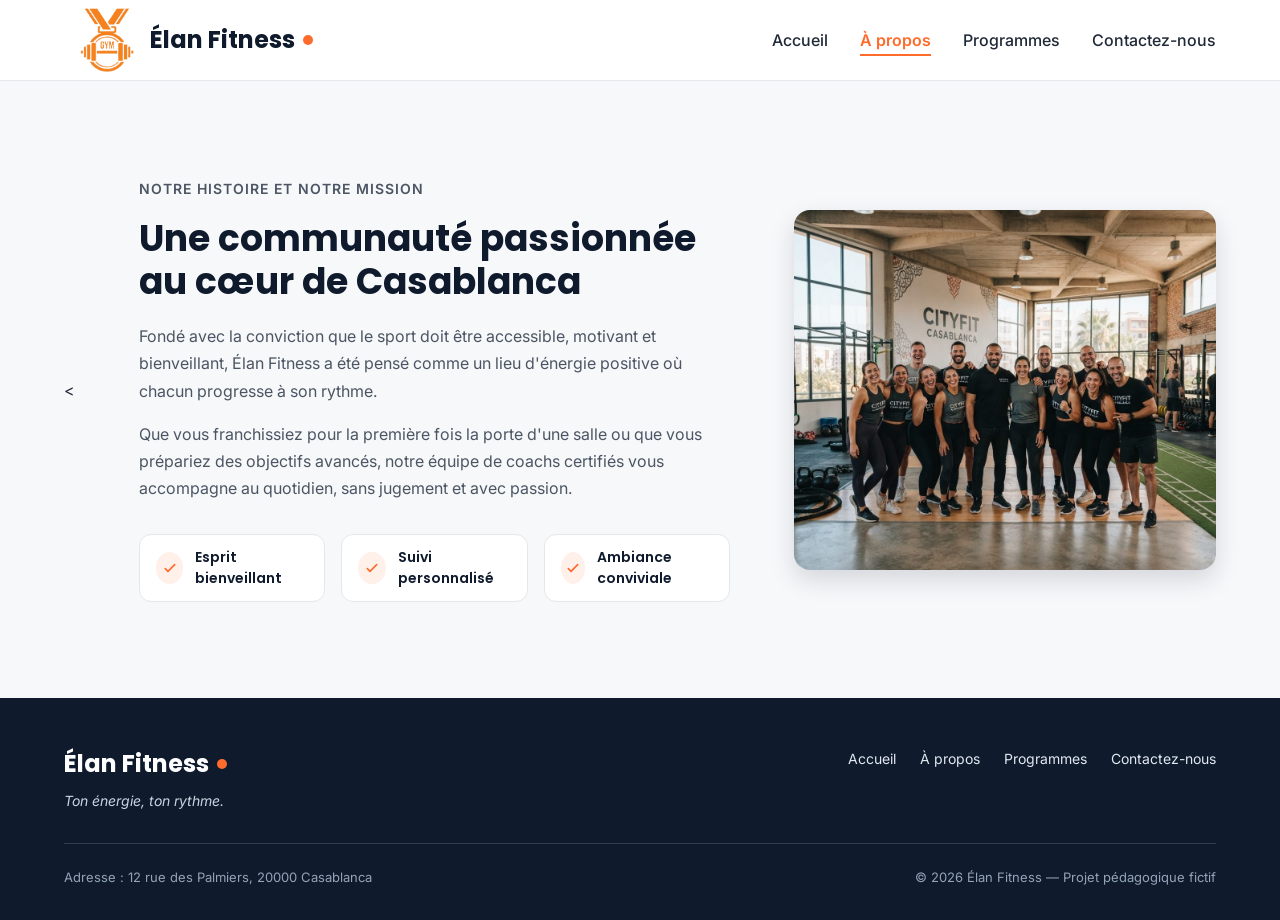
<file: brief-1/propos.html>
<!DOCTYPE html>
<html lang="fr">
<head>
  <meta charset="UTF-8">
  <meta name="viewport" content="width=device-width, initial-scale=1">
  <meta name="description" content="Élan Fitness, salle de sport à Casablanca : musculation, yoga, cardio et boxe fitness avec des coachs diplômés. Réservez votre cours d'essai gratuit.">
  <title>Élan Fitness | Salle de sport à Casablanca</title>

  <link rel="preconnect" href="https://fonts.googleapis.com">
  <link rel="preconnect" href="https://fonts.gstatic.com" crossorigin>
  <link href="https://fonts.googleapis.com/css2?family=Inter:wght@400;500;600&family=Poppins:wght@600;700;800&display=swap" rel="stylesheet">

  <link rel="stylesheet" href="style.css">
</head>

<body>

   <header class="en-tete">
    <div class="conteneur en-tete-contenu">
      <div class="logo-fitness">
         <img src="img/logo.png">
      </div>
      <a href="index.html" class="logoo">Élan Fitness</a>

      <nav aria-label="Navigation principale">
        <ul class="menu">
          <li><a href="index.html" >Accueil</a></li>
          <li><a href="propos.html" class="lien-actif">À propos</a></li>
          <li><a href="programmes.html">Programmes</a></li>
          <li><a href="contact.html">Contactez-nous</a></li>
        </ul>
      </nav>
    </div>
  </header>

  <section id="a-propos" class="section">
      <div class="conteneur apropos-contenu">
<
        <div class="apropos-texte">
          <p class="sur-titre">Notre histoire et notre mission</p>
          <h2>Une communauté passionnée au cœur de Casablanca</h2>
          <p>
            Fondé avec la conviction que le sport doit être accessible, motivant et bienveillant,
            Élan Fitness a été pensé comme un lieu d'énergie positive où chacun progresse à son rythme.
          </p>
          <p>
            Que vous franchissiez pour la première fois la porte d'une salle ou que vous prépariez des
            objectifs avancés, notre équipe de coachs certifiés vous accompagne au quotidien, sans
            jugement et avec passion.
          </p>

          <ul class="valeurs">
            <li class="valeur">
              <div class="icone icone-petite"><img src="img/icone-check.svg" alt=""></div>
              <span>Esprit bienveillant</span>
            </li>
            <li class="valeur">
              <div class="icone icone-petite"><img src="img/icone-check.svg" alt=""></div>
              <span>Suivi personnalisé</span>
            </li>
            <li class="valeur">
              <div class="icone icone-petite"><img src="img/icone-check.svg" alt=""></div>
              <span>Ambiance conviviale</span>
            </li>
          </ul>
        </div>

        <img class="apropos-image" src="img/equipe.jpg" alt="L'équipe de coachs d'Élan Fitness réunie dans la salle">

      </div>
    </section>
 
  <footer class="pied-de-page">
    <div class="conteneur">

      <div class="pied-haut">
        <div>
          <p class="logo logo-clair">Élan Fitness</p>
          <p class="slogan">Ton énergie, ton rythme.</p>
        </div>

        <nav aria-label="Navigation du pied de page">
          <ul class="menu menu-pied">
            <li><a href="index.html">Accueil</a></li>
            <li><a href="propos.html">À propos</a></li>
            <li><a href="programmes.html">Programmes</a></li>
            <li><a href="contact.html">Contactez-nous</a></li>
          </ul>
        </nav>
      </div>

      <div class="pied-bas">
        <p>Adresse : 12 rue des Palmiers, 20000 Casablanca</p>
        <p>&copy; 2026 Élan Fitness — Projet pédagogique fictif</p>
      </div>

    </div>
  </footer>

</body>
</html>
</file>
<file: style.css>
* {
  box-sizing: border-box;
  margin: 0;
  padding: 0;
}

html {
  scroll-behavior: smooth;
}

body {
  font-family: 'Inter', Arial, sans-serif;
  font-size: 16px;
  line-height: 1.5;
  color: #1F2937;
  background-color: #F7F8FA;
}

h1, h2, h3, h4 {
  font-family: 'Poppins', Arial, sans-serif;
  color: #0F1B2D;
}

a {
  color: inherit;
  text-decoration: none;
}

ul {
  list-style: none;
}

img {
  display: block;
  max-width: 100%;
}

a:focus-visible,
button:focus-visible {
  outline: 3px solid #FF6B2C;
  outline-offset: 2px;
}

.conteneur {
  width: 100%;
  max-width: 1200px;
  margin: 0 auto;
  padding: 0 24px;
}

.section {
  padding: 96px 0;
}

.section-blanche {
  background-color: #FFFFFF;
  border-top: 1px solid #E5E7EB;
  border-bottom: 1px solid #E5E7EB;
}

.section-titre {
  max-width: 640px;
  margin: 0 auto 64px;
  text-align: center;
}

.section-titre h2 {
  font-size: 32px;
  margin-bottom: 16px;
}

.section-titre h3 {
  font-size: 26px;
  margin-bottom: 12px;
}

.section-titre p {
  color: #4B5563;
}

.sur-titre {
  font-size: 14px;
  font-weight: 600;
  color: #FF6B2C;
  text-transform: uppercase;
  letter-spacing: 1px;
  margin-bottom: 12px;
}

.bouton {
  display: inline-block;
  padding: 14px 28px;
  border-radius: 8px;
  font-size: 16px;
  font-weight: 600;
  text-align: center;
  cursor: pointer;
}

.bouton-principal {
  background-color: #FF6B2C;
  border: 1px solid #FF6B2C;
  color: #FFFFFF;
}

.bouton-principal:hover {
  background-color: #F05817;
}

.bouton-secondaire {
  background-color: #FFFFFF;
  border: 1px solid #0F1B2D;
  color: #0F1B2D;
}

.bouton-secondaire:hover {
  background-color: #F3F4F6;
}

.cartes {
  display: flex;
  gap: 24px;
}

.carte {
  flex: 1;
  background-color: #FFFFFF;
  border: 1px solid #E5E7EB;
  border-radius: 12px;
  box-shadow: 0 1px 3px rgba(15, 27, 45, 0.08);
}

.icone {
  width: 48px;
  height: 48px;
  background-color: #FFF0EA;
  border-radius: 8px;
  display: flex;
  align-items: center;
  justify-content: center;
}

.icone img {
  width: 24px;
  height: 24px;
}

.icone-petite {
  width: 32px;
  height: 32px;
  border-radius: 50%;
}

.icone-petite img {
  width: 16px;
  height: 16px;
}

.en-tete {
  position: sticky;
  top: 0;
  z-index: 10;
  background-color: #FFFFFF;
  border-bottom: 1px solid #E5E7EB;
}

.en-tete-contenu {
  height: 80px;
  display: flex;
  align-items: center;
  justify-content: space-between;
}

.logo {
  display: flex;
  align-items: center;
  font-family: 'Poppins', Arial, sans-serif;
  font-size: 24px;
  font-weight: 700;
  color: #0F1B2D;
}

.logo::after {
  content: "";
  width: 10px;
  height: 10px;
  margin-left: 8px;
  background-color: #FF6B2C;
  border-radius: 50%;
}

.menu {
  display: flex;
  gap: 32px;
}

.menu a {
  font-weight: 500;
  padding-bottom: 4px;
  border-bottom: 2px solid transparent;
}

.menu a:hover {
  color: #FF6B2C;
}

.menu .lien-actif {
  color: #FF6B2C;
  font-weight: 600;
  border-bottom-color: #FF6B2C;
}

.hero {
  padding: 64px 0 96px;
}

.hero-contenu {
  display: flex;
  align-items: center;
  gap: 32px;
}

.hero-texte {
  flex: 7;
}

.hero-texte h1 {
  font-size: 48px;
  font-weight: 800;
  line-height: 1.2;
  margin-bottom: 24px;
}

.hero-description {
  max-width: 520px;
  font-size: 18px;
  line-height: 1.6;
  color: #4B5563;
  margin-bottom: 32px;
}

.boutons {
  display: flex;
  flex-wrap: wrap;
  gap: 16px;
}

.hero-image {
  flex: 5;
  min-width: 0;
  height: 400px;
  object-fit: cover;
  border-radius: 16px;
  border: 1px solid #E5E7EB;
  box-shadow: 0 10px 25px rgba(15, 27, 45, 0.15);
}

.chiffres {
  display: flex;
  margin-top: 64px;
  padding: 32px;
  background-color: #FFFFFF;
  border: 1px solid #E5E7EB;
  border-radius: 12px;
  box-shadow: 0 1px 3px rgba(15, 27, 45, 0.08);
}

.chiffre {
  flex: 1;
  text-align: center;
  font-weight: 500;
  color: #0F1B2D;
}

.chiffre + .chiffre {
  border-left: 1px solid #E5E7EB;
}

.chiffre-nombre {
  font-family: 'Poppins', Arial, sans-serif;
  font-size: 36px;
  font-weight: 800;
  color: #FF6B2C;
}

.carte-avantage {
  padding: 24px;
  background-color: #F7F8FA;
  box-shadow: none;
}

.carte-avantage .icone {
  margin-bottom: 20px;
}

.carte-avantage h3 {
  font-size: 20px;
  margin-bottom: 8px;
}

.carte-avantage p {
  color: #4B5563;
  line-height: 1.6;
}

.apropos-contenu {
  display: flex;
  align-items: center;
  gap: 64px;
}

.apropos-texte {
  flex: 7;
}

.apropos-texte h2 {
  font-size: 36px;
  line-height: 1.2;
  margin-bottom: 20px;
}

.apropos-texte p {
  color: #4B5563;
  line-height: 1.7;
  margin-bottom: 16px;
}

.valeurs {
  display: flex;
  gap: 16px;
  margin-top: 32px;
}

.valeur {
  flex: 1;
  display: flex;
  align-items: center;
  gap: 12px;
  padding: 12px 16px;
  background-color: #FFFFFF;
  border: 1px solid #E5E7EB;
  border-radius: 12px;
  font-family: 'Poppins', Arial, sans-serif;
  font-size: 14px;
  font-weight: 600;
  color: #0F1B2D;
}

.apropos-image {
  flex: 5;
  min-width: 0;
  height: 360px;
  object-fit: cover;
  border-radius: 16px;
  box-shadow: 0 10px 25px rgba(15, 27, 45, 0.15);
}

.carte-programme {
  display: flex;
  flex-direction: column;
  overflow: hidden;
}

.carte-programme > img {
  width: 100%;
  height: 200px;
  object-fit: cover;
}

.programme-corps {
  flex: 1;
  display: flex;
  flex-direction: column;
  padding: 20px;
}

.programme-corps h3 {
  font-size: 20px;
  margin-bottom: 8px;
}

.programme-corps p {
  font-size: 15px;
  color: #4B5563;
}

.etiquette {
  align-self: flex-start;
  padding: 4px 10px;
  margin-bottom: 12px;
  border-radius: 6px;
  font-size: 12px;
  font-weight: 600;
}

.etiquette-orange {
  background-color: #FFEDE5;
  color: #C2410C;
}

.etiquette-bleue {
  background-color: #DBEAFE;
  color: #1D4ED8;
}

.etiquette-verte {
  background-color: #D1FAE5;
  color: #047857;
}

.programme-corps .duree {
  display: flex;
  align-items: center;
  gap: 8px;
  margin-top: auto;
  padding-top: 16px;
  border-top: 1px solid #E5E7EB;
  font-size: 13px;
  font-weight: 600;
  color: #0F1B2D;
}

.programme-corps h3 + p {
  margin-bottom: 16px;
}

.duree img {
  width: 16px;
  height: 16px;
}

.formules {
  margin-top: 96px;
}

.formule {
  position: relative;
  display: flex;
  flex-direction: column;
  padding: 28px;
}

.formule h4 {
  font-size: 20px;
}

.prix {
  margin: 8px 0 16px;
  font-family: 'Poppins', Arial, sans-serif;
  font-size: 30px;
  font-weight: 800;
  color: #FF6B2C;
}

.prix span {
  font-family: 'Inter', Arial, sans-serif;
  font-size: 16px;
  font-weight: 500;
  color: #4B5563;
}

.prix-note {
  margin: -8px 0 16px;
  font-size: 13px;
  color: #4B5563;
}

.formule-liste {
  flex: 1;
  margin-bottom: 24px;
}

.formule-liste li {
  padding-left: 28px;
  margin-bottom: 12px;
  font-size: 15px;
  background-image: url('img/icone-check.svg');
  background-repeat: no-repeat;
  background-position: left center;
  background-size: 16px;
}

.formule .bouton {
  display: block;
}

.formule-populaire {
  border: 2px solid #FF6B2C;
  box-shadow: 0 10px 25px rgba(255, 107, 44, 0.2);
}

.badge-populaire {
  position: absolute;
  top: -14px;
  left: 50%;
  transform: translateX(-50%);
  padding: 4px 14px;
  background-color: #FF6B2C;
  border-radius: 999px;
  font-size: 12px;
  font-weight: 700;
  text-transform: uppercase;
  color: #FFFFFF;
}

.pied-de-page {
  padding: 48px 0 32px;
  background-color: #0F1B2D;
  color: #FFFFFF;
}

.pied-haut {
  display: flex;
  justify-content: space-between;
  align-items: flex-start;
  padding-bottom: 32px;
  border-bottom: 1px solid rgba(255, 255, 255, 0.15);
}

.logo-clair {
  color: #FFFFFF;
}

.slogan {
  margin-top: 8px;
  font-size: 14px;
  font-style: italic;
  color: #CBD5E1;
}

.menu-pied {
  gap: 24px;
}

.menu-pied a {
  font-size: 14px;
  font-weight: 400;
  color: #E2E8F0;
}

.pied-bas {
  display: flex;
  justify-content: space-between;
  margin-top: 24px;
  font-size: 13px;
  color: #94A3B8;
}


.centre { text-align: center; color: #1d3557; }


.contact-box {
    color:#0F1B2D;
    background: #FFFFFF;
    border: 1px solid #0F1B2D;
    padding: 40px;
    border-radius: 12px;
    width: 500px;
}

.contact-box p {
    display: flex;
    align-items: center;
    margin: 15px 0;
}

.contact-box label {
    width: 160px;
    text-align: left;
}

.contact-box input,
.contact-box textarea {
    flex: 1;
    margin-left: 5px;
}


.contact-button { position: absolute;
    right: 55%; 
    background-color:  #FF6B2c; 
    border: 1px solid #FF6B2C; 
    border-radius: 12px;
    padding: 8px;
    width: 100px; }

.contact-container {
    display: flex;
    justify-content: center;
    align-items: center;
    gap: 50px;
    max-width: 1100px;
    margin: 50px auto;
}


.contact-image {
    width: 450px;
}

.contact-image img {
    width: 100%;
    height: 450px;
    object-fit: cover;
    border-radius: 12px;
}

.logo-fitness {
  width: 15%;
}

.logo-fitness img {
  width: 50%;
}
.logoo{
  position: absolute;
  left: 150PX;
  display: flex;
  align-items: center;
  font-family: 'Poppins', Arial, sans-serif;
  font-size: 24px;
  font-weight: 700;
  color: #0F1B2D;
}

.logoo::after {
  content: "";
  width: 10px;
  height: 10px;
  margin-left: 8px;
  background-color: #FF6B2C;
  border-radius: 50%;
}
</file>
<file: brief-1/style.css>
* {
  box-sizing: border-box;
  margin: 0;
  padding: 0;
}

html {
  scroll-behavior: smooth;
}

body {
  font-family: 'Inter', Arial, sans-serif;
  font-size: 16px;
  line-height: 1.5;
  color: #1F2937;
  background-color: #F7F8FA;
}

h1, h2, h3, h4 {
  font-family: 'Poppins', Arial, sans-serif;
  color: #0F1B2D;
}

a {
  color: inherit;
  text-decoration: none;
}

ul {
  list-style: none;
}

img {
  display: block;
  max-width: 100%;
}

a:focus-visible,
button:focus-visible {
  outline: 3px solid #FF6B2C;
  outline-offset: 2px;
}

.conteneur {
  width: 100%;
  max-width: 1200px;
  margin: 0 auto;
  padding: 0 24px;
}

.section {
  padding: 96px 0;
}

.section-blanche {
  background-color: #FFFFFF;
  border-top: 1px solid #E5E7EB;
  border-bottom: 1px solid #E5E7EB;
}

.section-titre {
  max-width: 640px;
  margin: 0 auto 64px;
  text-align: center;
}

.section-titre h2 {
  font-size: 32px;
  margin-bottom: 16px;
}

.section-titre h3 {
  font-size: 26px;
  margin-bottom: 12px;
}

.section-titre p {
  color: #4B5563;
}

.sur-titre {
  font-size: 14px;
  font-weight: 600;
  color: #FF6B2C;
  text-transform: uppercase;
  letter-spacing: 1px;
  margin-bottom: 12px;
}

.bouton {
  display: inline-block;
  padding: 14px 28px;
  border-radius: 8px;
  font-size: 16px;
  font-weight: 600;
  text-align: center;
  cursor: pointer;
}

.bouton-principal {
  background-color: #FF6B2C;
  border: 1px solid #FF6B2C;
  color: #FFFFFF;
}

.bouton-principal:hover {
  background-color: #F05817;
}

.bouton-secondaire {
  background-color: #FFFFFF;
  border: 1px solid #0F1B2D;
  color: #0F1B2D;
}

.bouton-secondaire:hover {
  background-color: #F3F4F6;
}

.cartes {
  display: flex;
  gap: 24px;
}

.carte {
  flex: 1;
  background-color: #FFFFFF;
  border: 1px solid #E5E7EB;
  border-radius: 12px;
  box-shadow: 0 1px 3px rgba(15, 27, 45, 0.08);
}

.icone {
  width: 48px;
  height: 48px;
  background-color: #FFF0EA;
  border-radius: 8px;
  display: flex;
  align-items: center;
  justify-content: center;
}

.icone img {
  width: 24px;
  height: 24px;
}

.icone-petite {
  width: 32px;
  height: 32px;
  border-radius: 50%;
}

.icone-petite img {
  width: 16px;
  height: 16px;
}

.en-tete {
  position: sticky;
  top: 0;
  z-index: 10;
  background-color: #FFFFFF;
  border-bottom: 1px solid #E5E7EB;
}

.en-tete-contenu {
  height: 80px;
  display: flex;
  align-items: center;
  justify-content: space-between;
}

.logo {
  display: flex;
  align-items: center;
  font-family: 'Poppins', Arial, sans-serif;
  font-size: 24px;
  font-weight: 700;
  color: #0F1B2D;
}

.logo::after {
  content: "";
  width: 10px;
  height: 10px;
  margin-left: 8px;
  background-color: #FF6B2C;
  border-radius: 50%;
}

.menu {
  display: flex;
  gap: 32px;
}

.menu a {
  font-weight: 500;
  padding-bottom: 4px;
  border-bottom: 2px solid transparent;
}

.menu a:hover {
  color: #FF6B2C;
}

.menu .lien-actif {
  color: #FF6B2C;
  font-weight: 600;
  border-bottom-color: #FF6B2C;
}

.hero {
  padding: 64px 0 96px;
}

.hero-contenu {
  display: flex;
  align-items: center;
  gap: 32px;
}

.hero-texte {
  flex: 7;
}

.hero-texte h1 {
  font-size: 48px;
  font-weight: 800;
  line-height: 1.2;
  margin-bottom: 24px;
}

.hero-description {
  max-width: 520px;
  font-size: 18px;
  line-height: 1.6;
  color: #4B5563;
  margin-bottom: 32px;
}

.boutons {
  display: flex;
  flex-wrap: wrap;
  gap: 16px;
}

.hero-image {
  flex: 5;
  min-width: 0;
  height: 400px;
  object-fit: cover;
  border-radius: 16px;
  border: 1px solid #E5E7EB;
  box-shadow: 0 10px 25px rgba(15, 27, 45, 0.15);
}

.chiffres {
  display: flex;
  margin-top: 64px;
  padding: 32px;
  background-color: #FFFFFF;
  border: 1px solid #E5E7EB;
  border-radius: 12px;
  box-shadow: 0 1px 3px rgba(15, 27, 45, 0.08);
}

.chiffre {
  flex: 1;
  text-align: center;
  font-weight: 500;
  color: #0F1B2D;
}

.chiffre + .chiffre {
  border-left: 1px solid #E5E7EB;
}

.chiffre-nombre {
  font-family: 'Poppins', Arial, sans-serif;
  font-size: 36px;
  font-weight: 800;
  color: #FF6B2C;
}

.carte-avantage {
  padding: 24px;
  background-color: #F7F8FA;
  box-shadow: none;
}

.carte-avantage .icone {
  margin-bottom: 20px;
}

.carte-avantage h3 {
  font-size: 20px;
  margin-bottom: 8px;
}

.carte-avantage p {
  color: #4B5563;
  line-height: 1.6;
}

.apropos-contenu {
  display: flex;
  align-items: center;
  gap: 64px;
}

.apropos-texte {
  flex: 7;
}

.apropos-texte h2 {
  font-size: 36px;
  line-height: 1.2;
  margin-bottom: 20px;
}

.apropos-texte p {
  color: #4B5563;
  line-height: 1.7;
  margin-bottom: 16px;
}

.valeurs {
  display: flex;
  gap: 16px;
  margin-top: 32px;
}

.valeur {
  flex: 1;
  display: flex;
  align-items: center;
  gap: 12px;
  padding: 12px 16px;
  background-color: #FFFFFF;
  border: 1px solid #E5E7EB;
  border-radius: 12px;
  font-family: 'Poppins', Arial, sans-serif;
  font-size: 14px;
  font-weight: 600;
  color: #0F1B2D;
}

.apropos-image {
  flex: 5;
  min-width: 0;
  height: 360px;
  object-fit: cover;
  border-radius: 16px;
  box-shadow: 0 10px 25px rgba(15, 27, 45, 0.15);
}

.carte-programme {
  display: flex;
  flex-direction: column;
  overflow: hidden;
}

.carte-programme > img {
  width: 100%;
  height: 200px;
  object-fit: cover;
}

.programme-corps {
  flex: 1;
  display: flex;
  flex-direction: column;
  padding: 20px;
}

.programme-corps h3 {
  font-size: 20px;
  margin-bottom: 8px;
}

.programme-corps p {
  font-size: 15px;
  color: #4B5563;
}

.etiquette {
  align-self: flex-start;
  padding: 4px 10px;
  margin-bottom: 12px;
  border-radius: 6px;
  font-size: 12px;
  font-weight: 600;
}

.etiquette-orange {
  background-color: #FFEDE5;
  color: #C2410C;
}

.etiquette-bleue {
  background-color: #DBEAFE;
  color: #1D4ED8;
}

.etiquette-verte {
  background-color: #D1FAE5;
  color: #047857;
}

.programme-corps .duree {
  display: flex;
  align-items: center;
  gap: 8px;
  margin-top: auto;
  padding-top: 16px;
  border-top: 1px solid #E5E7EB;
  font-size: 13px;
  font-weight: 600;
  color: #0F1B2D;
}

.programme-corps h3 + p {
  margin-bottom: 16px;
}

.duree img {
  width: 16px;
  height: 16px;
}

.formules {
  margin-top: 96px;
}

.formule {
  position: relative;
  display: flex;
  flex-direction: column;
  padding: 28px;
}

.formule h4 {
  font-size: 20px;
}

.prix {
  margin: 8px 0 16px;
  font-family: 'Poppins', Arial, sans-serif;
  font-size: 30px;
  font-weight: 800;
  color: #FF6B2C;
}

.prix span {
  font-family: 'Inter', Arial, sans-serif;
  font-size: 16px;
  font-weight: 500;
  color: #4B5563;
}

.prix-note {
  margin: -8px 0 16px;
  font-size: 13px;
  color: #4B5563;
}

.formule-liste {
  flex: 1;
  margin-bottom: 24px;
}

.formule-liste li {
  padding-left: 28px;
  margin-bottom: 12px;
  font-size: 15px;
  background-image: url('img/icone-check.svg');
  background-repeat: no-repeat;
  background-position: left center;
  background-size: 16px;
}

.formule .bouton {
  display: block;
}

.formule-populaire {
  border: 2px solid #FF6B2C;
  box-shadow: 0 10px 25px rgba(255, 107, 44, 0.2);
}

.badge-populaire {
  position: absolute;
  top: -14px;
  left: 50%;
  transform: translateX(-50%);
  padding: 4px 14px;
  background-color: #FF6B2C;
  border-radius: 999px;
  font-size: 12px;
  font-weight: 700;
  text-transform: uppercase;
  color: #FFFFFF;
}

.pied-de-page {
  padding: 48px 0 32px;
  background-color: #0F1B2D;
  color: #FFFFFF;
}

.pied-haut {
  display: flex;
  justify-content: space-between;
  align-items: flex-start;
  padding-bottom: 32px;
  border-bottom: 1px solid rgba(255, 255, 255, 0.15);
}

.logo-clair {
  color: #FFFFFF;
}

.slogan {
  margin-top: 8px;
  font-size: 14px;
  font-style: italic;
  color: #CBD5E1;
}

.menu-pied {
  gap: 24px;
}

.menu-pied a {
  font-size: 14px;
  font-weight: 400;
  color: #E2E8F0;
}

.pied-bas {
  display: flex;
  justify-content: space-between;
  margin-top: 24px;
  font-size: 13px;
  color: #94A3B8;
}


.centre { text-align: center; color: #1d3557; }


.contact-box {
    color:#0F1B2D;
    background: #FFFFFF;
    border: 1px solid #0F1B2D;
    padding: 40px;
    border-radius: 12px;
    width: 500px;
}

.contact-box p {
    display: flex;
    align-items: center;
    margin: 15px 0;
}

.contact-box label {
    width: 160px;
    text-align: left;
}

.contact-box input,
.contact-box textarea {
    flex: 1;
    margin-left: 5px;
}


.contact-button { position: absolute;
    right: 55%; 
    background-color:  #FF6B2c; 
    border: 1px solid #FF6B2C;
    padding: 10px; 
    border-radius: 12px;
    padding: 8px;
    width: 100px; }

.contact-container {
    display: flex;
    justify-content: center;
    align-items: center;
    gap: 50px;
    max-width: 1100px;
    margin: 50px auto;
}


.contact-image {
    width: 450px;
}

.contact-image img {
    width: 100%;
    height: 450px;
    object-fit: cover;
    border-radius: 12px;
}

.logo-fitness {
  width: 15%;
}

.logo-fitness img {
  width: 50%;
}
.logoo{
  position: absolute;
  left: 150PX;
  display: flex;
  align-items: center;
  font-family: 'Poppins', Arial, sans-serif;
  font-size: 24px;
  font-weight: 700;
  color: #0F1B2D;
}

.logoo::after {
  content: "";
  width: 10px;
  height: 10px;
  margin-left: 8px;
  background-color: #FF6B2C;
  border-radius: 50%;
}
</file>
